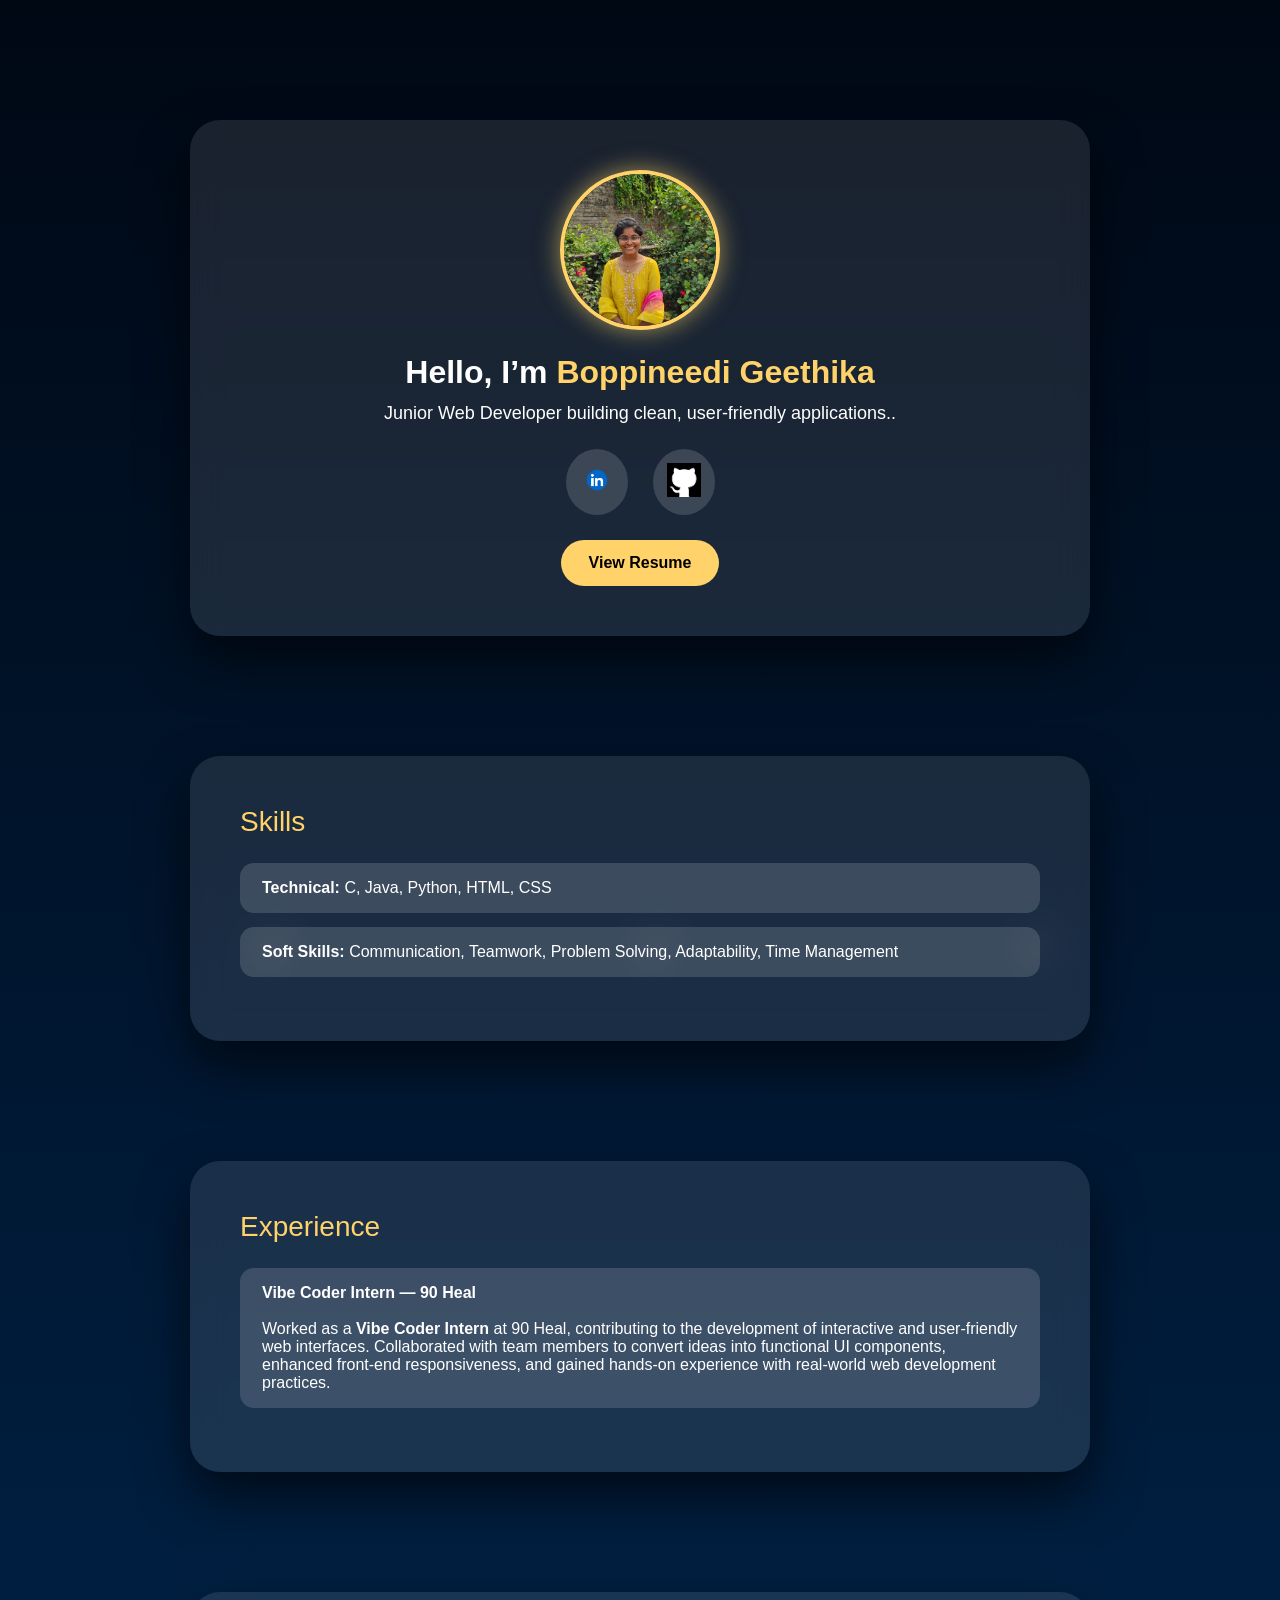
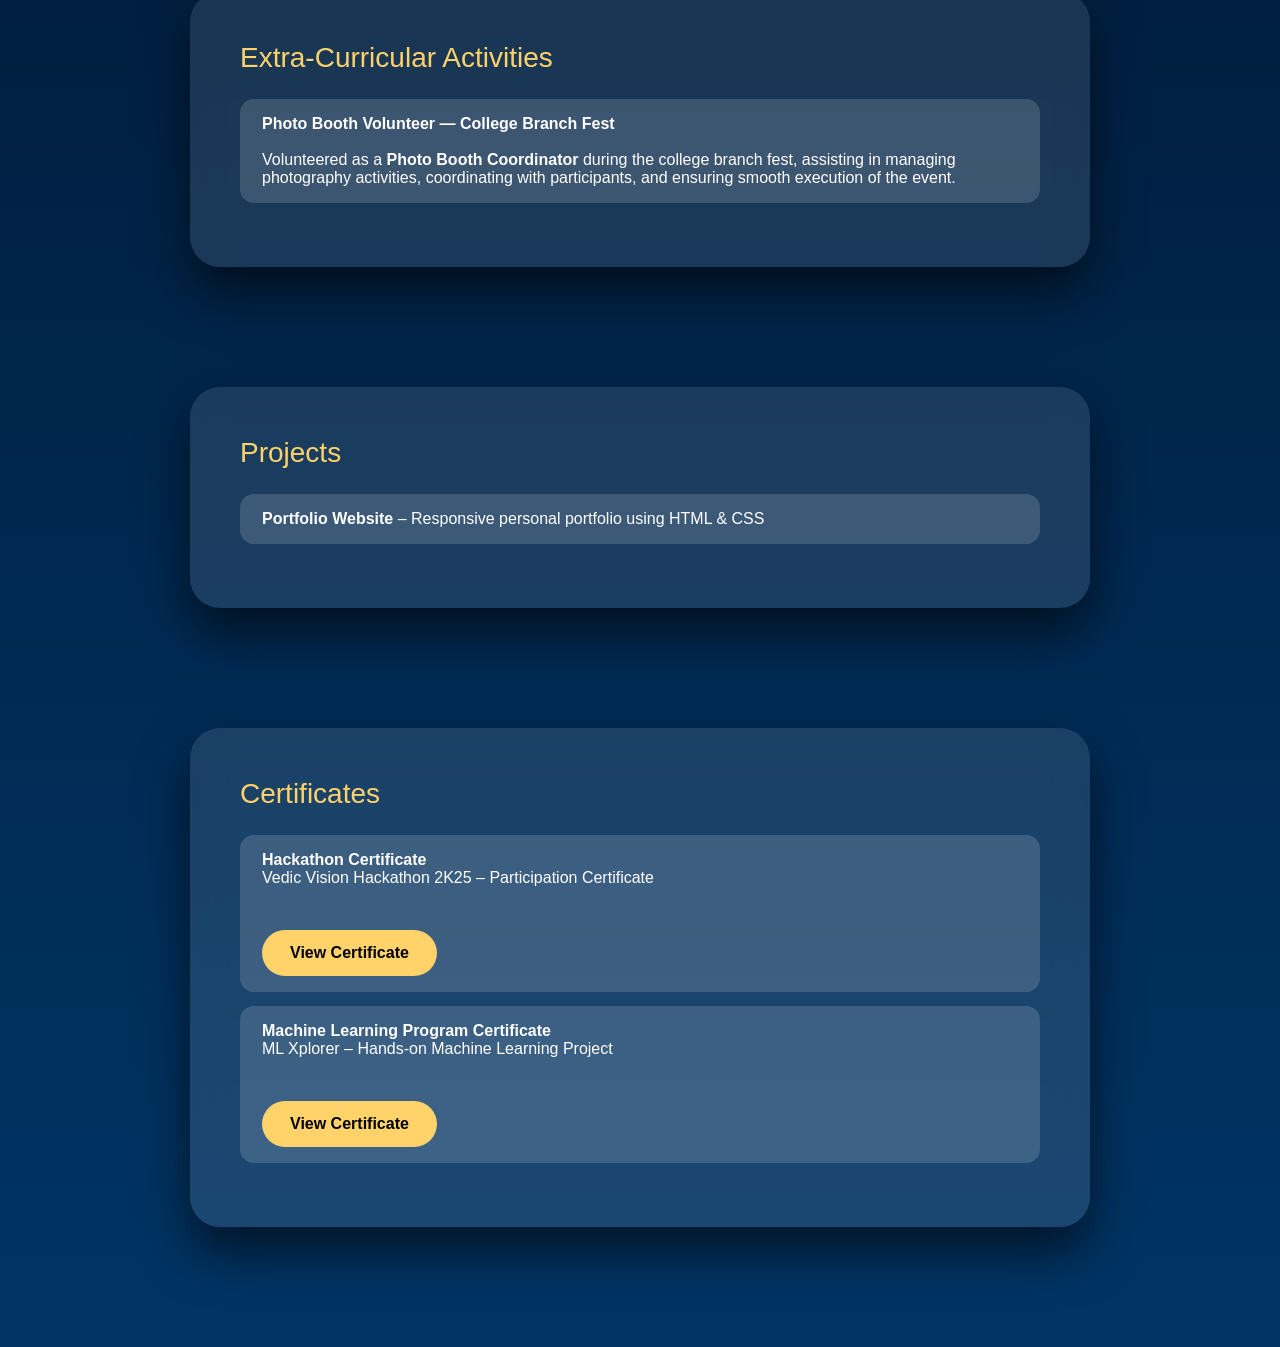
<file: index.html>
<!DOCTYPE html>
<html lang="en">
<head>
<meta charset="UTF-8">
<title>Geethika | Portfolio</title>
<meta name="viewport" content="width=device-width, initial-scale=1.0">

<!-- LINK CSS -->
<link rel="stylesheet" href="style.css">
</head>

<body>

<!-- 🚀 Rockets -->
<div class="rockets">
  <span>🚀</span>
  <span>🚀</span>
  <span>🚀</span>
</div>

<!-- HERO / CONTACT -->
<section class="section hero">
  <img src="profile.jpg" class="profile" alt="Geethika">

  <h1>Hello, I’m <span>Boppineedi Geethika</span></h1>
  <p>Junior Web Developer building clean, user-friendly applications..</p>

  <div class="contact-icons">
    <a href="https://www.linkedin.com/in/geethika-boppineedi-b0a352366" target="_blank">
      <img src="linkedin.webp" alt="LinkedIn">
    </a>
    <a href="https://github.com/Geethika0706" target="_blank">
      <img src="github.png" alt="GitHub">
    </a>
  </div>

  <a href="Resume.pdf" target="_blank" class="resume-btn">View Resume</a>
</section>

<!-- SKILLS -->
<section class="section">
  <div class="side-title">Skills</div>
  <ul>
    <li><b>Technical:</b> C, Java, Python, HTML, CSS</li>
    <li><b>Soft Skills:</b> Communication, Teamwork, Problem Solving, Adaptability, Time Management</li>
  </ul>
</section>

<!-- EXPERIENCE -->
<section class="section">
  <div class="side-title">Experience</div>
  <ul>
    <li>
      <b>Vibe Coder Intern — 90 Heal</b><br><br>
      Worked as a <b>Vibe Coder Intern</b> at 90 Heal, contributing to the development of
      interactive and user-friendly web interfaces. Collaborated with team members
      to convert ideas into functional UI components, enhanced front-end responsiveness,
      and gained hands-on experience with real-world web development practices.
    </li>
  </ul>
</section>

<!-- EXTRA CURRICULAR -->
<section class="section">
  <div class="side-title">Extra-Curricular Activities</div>
  <ul>
    <li>
      <b>Photo Booth Volunteer — College Branch Fest</b><br><br>
      Volunteered as a <b>Photo Booth Coordinator</b> during the college branch fest,
      assisting in managing photography activities, coordinating with participants,
      and ensuring smooth execution of the event.
    </li>
  </ul>
</section>

<!-- PROJECTS -->
<section class="section">
  <div class="side-title">Projects</div>
  <ul>
    <li><b>Portfolio Website</b> – Responsive personal portfolio using HTML & CSS</li>
  </ul>
</section>

<!-- CERTIFICATES -->
<section class="section">
  <div class="side-title">Certificates</div>

  <ul>
    <li>
      <b>Hackathon Certificate</b><br>
      Vedic Vision Hackathon 2K25 – Participation Certificate<br><br>
      <a href="vedic_vision_2k25.pdf" target="_blank" class="resume-btn">View Certificate</a>
    </li>

    <li>
      <b>Machine Learning Program Certificate</b><br>
      ML Xplorer – Hands-on Machine Learning Project<br><br>
      <a href="B_Geethika_MLExplore_Certificate.pdf" target="_blank" class="resume-btn">
        View Certificate
      </a>
    </li>
  </ul>
</section>

</body>
</html>
</file>
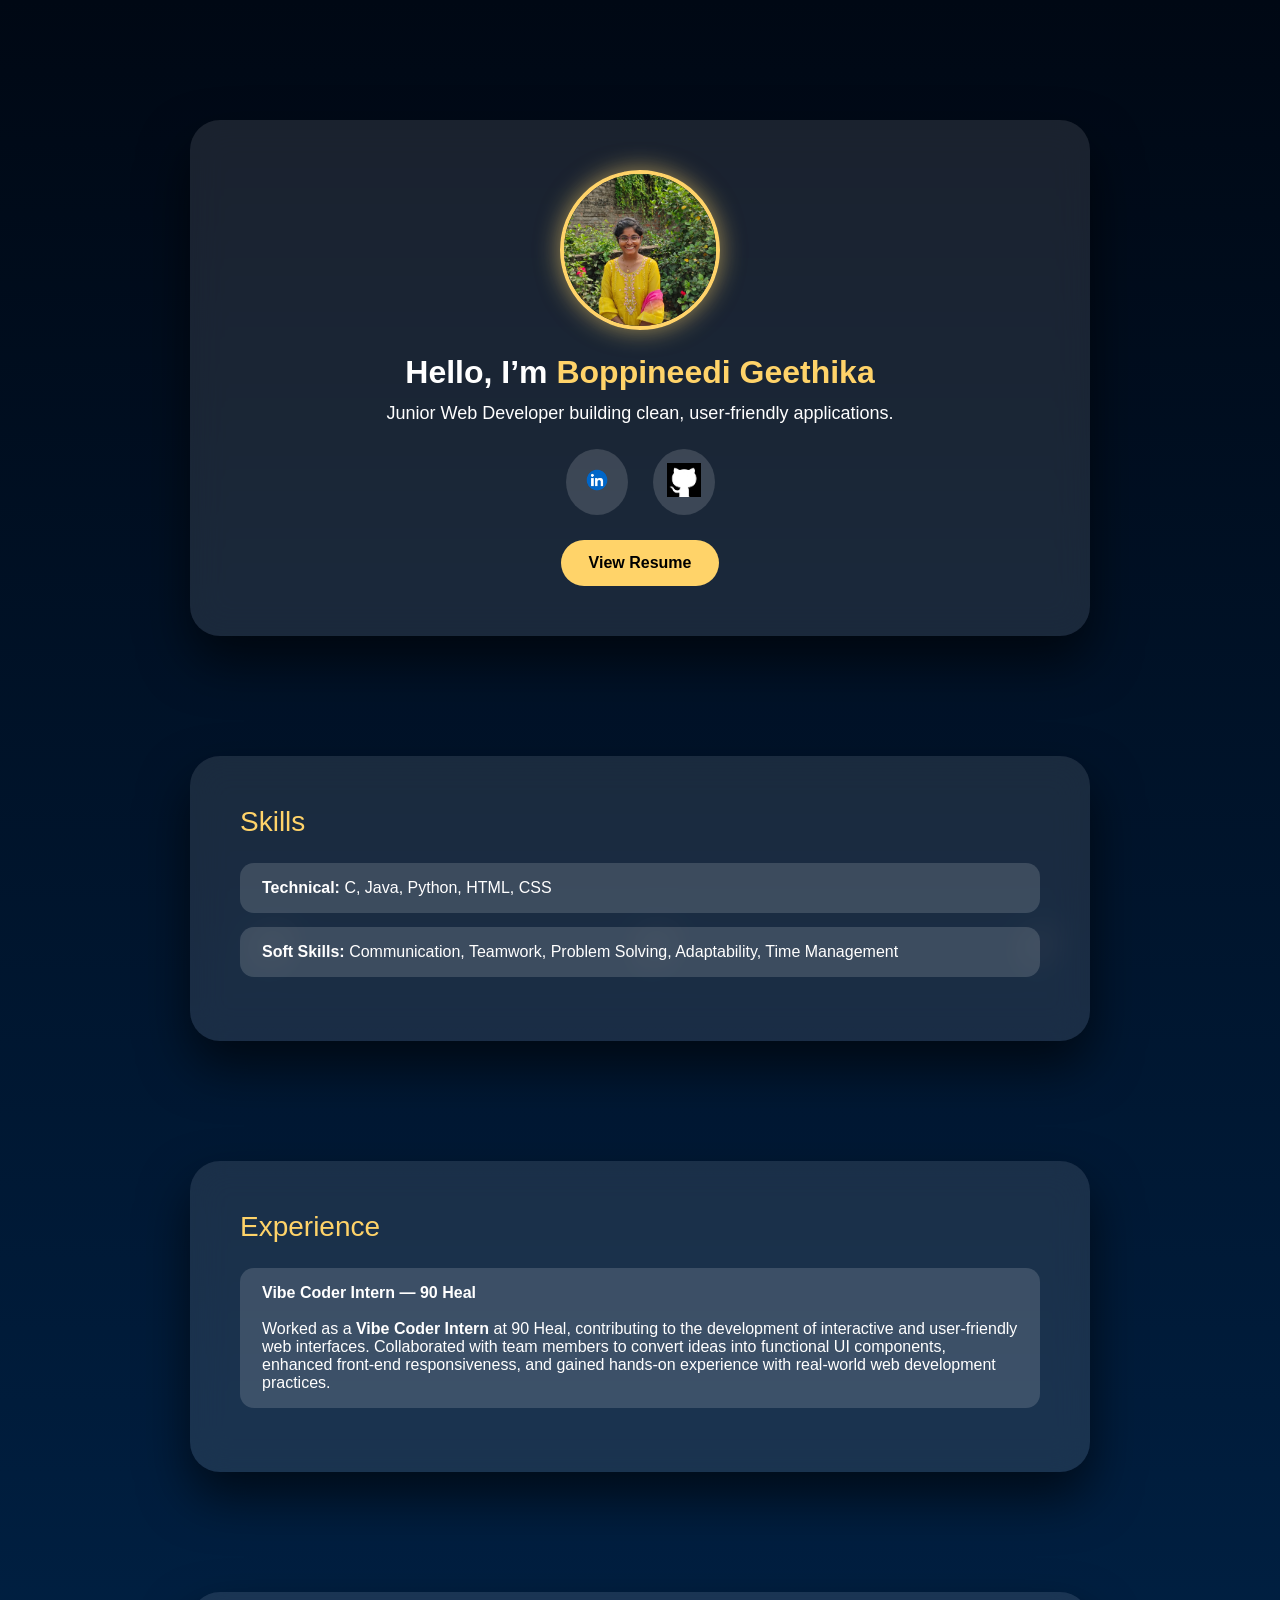
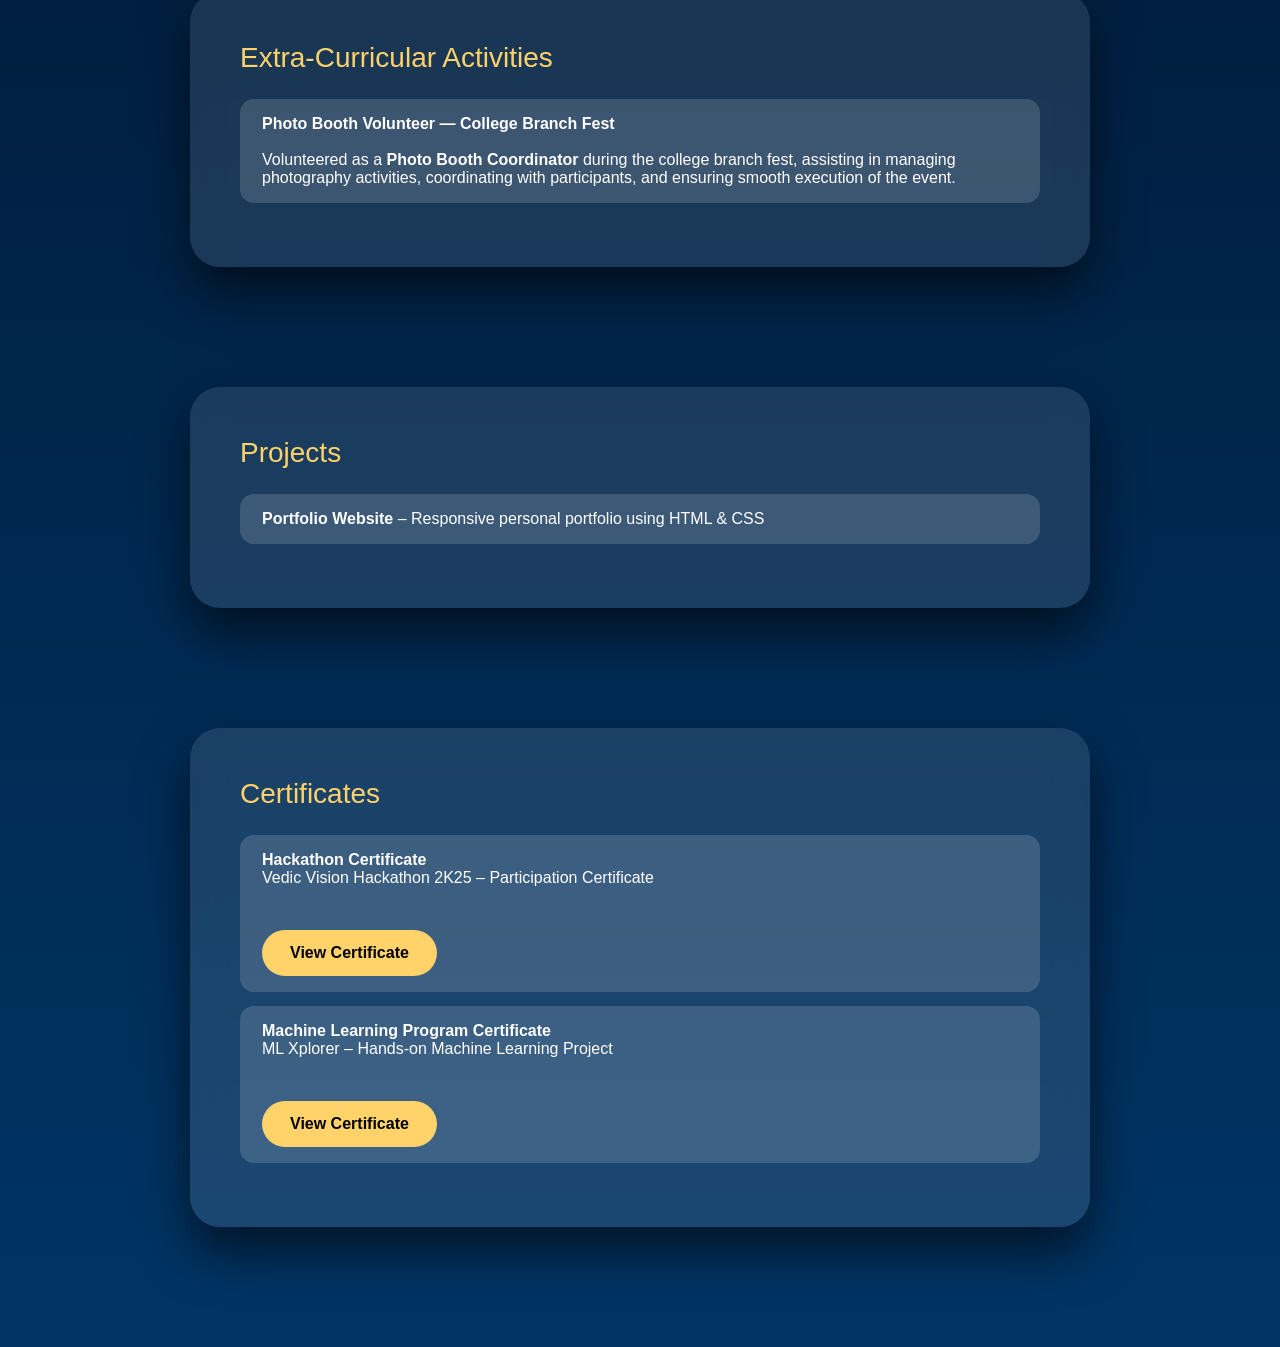
<file: portfolio4-main/index.html>
<!DOCTYPE html>
<html lang="en">
<head>
<meta charset="UTF-8">
<title>Geethika | Portfolio</title>
<meta name="viewport" content="width=device-width, initial-scale=1.0">

<!-- LINK CSS -->
<link rel="stylesheet" href="style.css">
</head>

<body>

<!-- 🚀 Rockets -->
<div class="rockets">
  <span>🚀</span>
  <span>🚀</span>
  <span>🚀</span>
</div>

<!-- HERO / CONTACT -->
<section class="section hero">
  <img src="profile.jpg" class="profile" alt="Geethika">

  <h1>Hello, I’m <span>Boppineedi Geethika</span></h1>
  <p>Junior Web Developer building clean, user-friendly applications.</p>

  <div class="contact-icons">
    <a href="https://www.linkedin.com/in/geethika-boppineedi-b0a352366" target="_blank">
      <img src="linkedin.webp" alt="LinkedIn">
    </a>
    <a href="https://github.com/Geethika0706" target="_blank">
      <img src="github.png" alt="GitHub">
    </a>
  </div>

  <a href="Resume.pdf" target="_blank" class="resume-btn">View Resume</a>
</section>

<!-- SKILLS -->
<section class="section">
  <div class="side-title">Skills</div>
  <ul>
    <li><b>Technical:</b> C, Java, Python, HTML, CSS</li>
    <li><b>Soft Skills:</b> Communication, Teamwork, Problem Solving, Adaptability, Time Management</li>
  </ul>
</section>

<!-- EXPERIENCE -->
<section class="section">
  <div class="side-title">Experience</div>
  <ul>
    <li>
      <b>Vibe Coder Intern — 90 Heal</b><br><br>
      Worked as a <b>Vibe Coder Intern</b> at 90 Heal, contributing to the development of
      interactive and user-friendly web interfaces. Collaborated with team members
      to convert ideas into functional UI components, enhanced front-end responsiveness,
      and gained hands-on experience with real-world web development practices.
    </li>
  </ul>
</section>

<!-- EXTRA CURRICULAR -->
<section class="section">
  <div class="side-title">Extra-Curricular Activities</div>
  <ul>
    <li>
      <b>Photo Booth Volunteer — College Branch Fest</b><br><br>
      Volunteered as a <b>Photo Booth Coordinator</b> during the college branch fest,
      assisting in managing photography activities, coordinating with participants,
      and ensuring smooth execution of the event.
    </li>
  </ul>
</section>

<!-- PROJECTS -->
<section class="section">
  <div class="side-title">Projects</div>
  <ul>
    <li><b>Portfolio Website</b> – Responsive personal portfolio using HTML & CSS</li>
  </ul>
</section>

<!-- CERTIFICATES -->
<section class="section">
  <div class="side-title">Certificates</div>

  <ul>
    <li>
      <b>Hackathon Certificate</b><br>
      Vedic Vision Hackathon 2K25 – Participation Certificate<br><br>
      <a href="vedic_vision_2k25.pdf" target="_blank" class="resume-btn">View Certificate</a>
    </li>

    <li>
      <b>Machine Learning Program Certificate</b><br>
      ML Xplorer – Hands-on Machine Learning Project<br><br>
      <a href="B_Geethika_MLExplore_Certificate.pdf" target="_blank" class="resume-btn">
        View Certificate
      </a>
    </li>
  </ul>
</section>

</body>
</html>
</file>
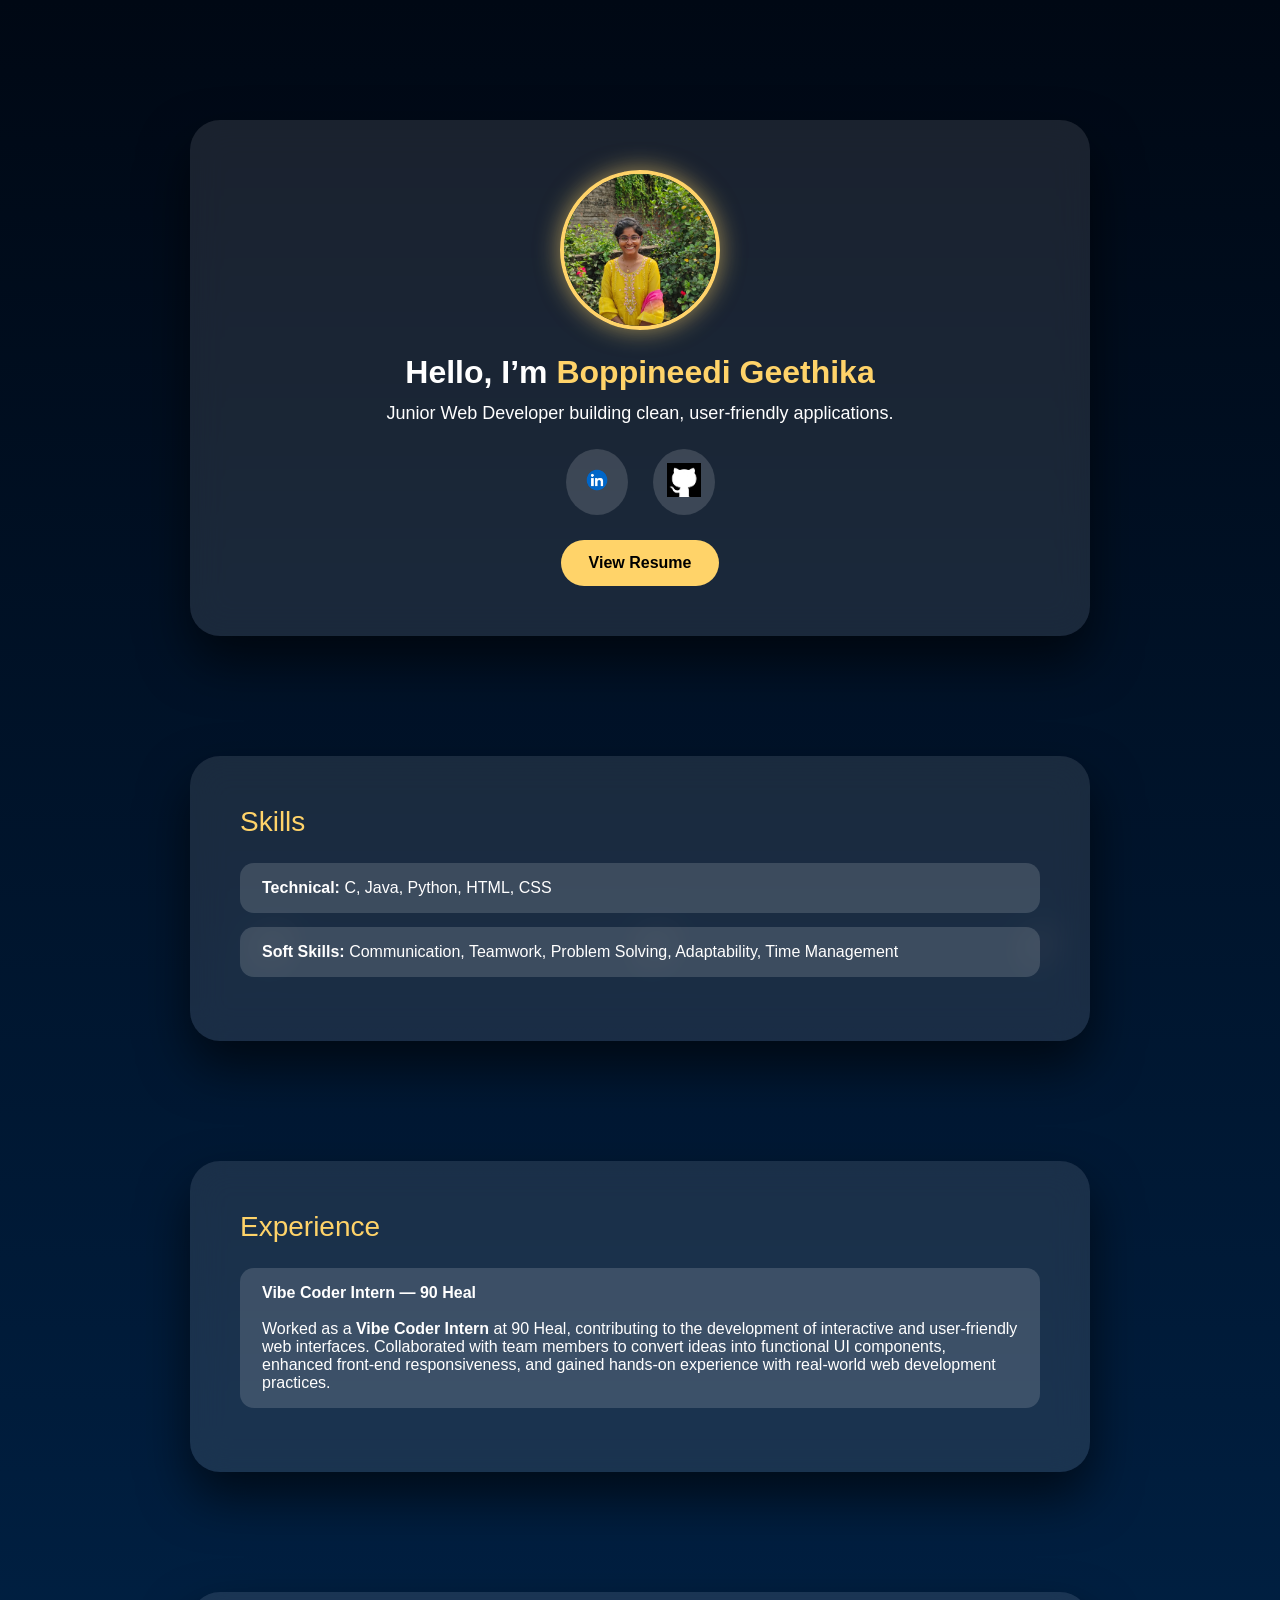
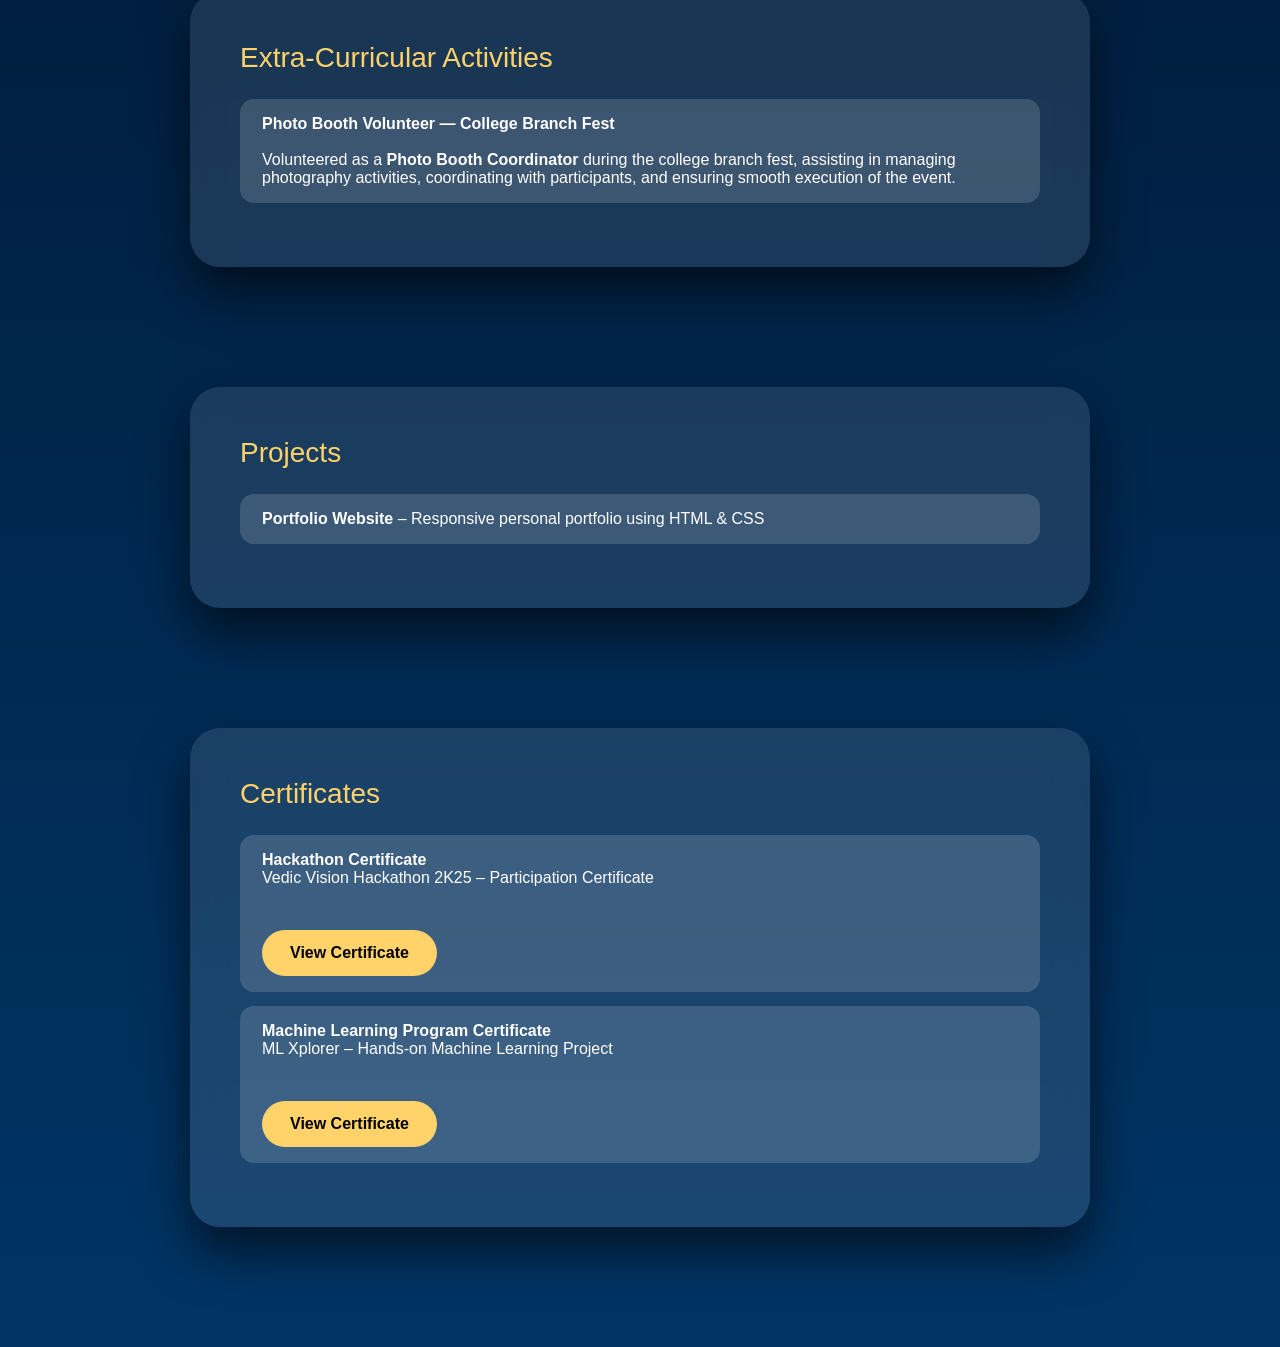
<file: portfolio4-main/PORTFOLIO1/index.html>
<!DOCTYPE html>
<html lang="en">
<head>
<meta charset="UTF-8">
<title>Geethika | Portfolio</title>
<meta name="viewport" content="width=device-width, initial-scale=1.0">

<!-- LINK CSS -->
<link rel="stylesheet" href="style.css">
</head>

<body>

<!-- 🚀 Rockets -->
<div class="rockets">
  <span>🚀</span>
  <span>🚀</span> 
  <span>🚀</span>
</div>

<!-- HERO / CONTACT -->
<section class="section hero">
  <img src="profile.jpg" class="profile" alt="Geethika">

  <h1>Hello, I’m <span>Boppineedi Geethika</span></h1>
  <p>Junior Web Developer building clean, user-friendly applications.</p>

  <div class="contact-icons">
    <a href="https://www.linkedin.com/in/geethika-boppineedi-b0a352366" target="_blank">
      <img src="linkedin.webp" alt="LinkedIn">
    </a>
    <a href="https://github.com/Geethika0706" target="_blank">
      <img src="github.png" alt="GitHub">
    </a>
  </div>

  <a href="Resume.pdf" target="_blank" class="resume-btn">View Resume</a>
</section>

<!-- SKILLS -->
<section class="section">
  <div class="side-title">Skills</div>
  <ul>
    <li><b>Technical:</b> C, Java, Python, HTML, CSS</li>
    <li><b>Soft Skills:</b> Communication, Teamwork, Problem Solving, Adaptability, Time Management</li>
  </ul>
</section>

<!-- EXPERIENCE -->
<section class="section">
  <div class="side-title">Experience</div>
  <ul>
    <li>
      <b>Vibe Coder Intern — 90 Heal</b><br><br>
      Worked as a <b>Vibe Coder Intern</b> at 90 Heal, contributing to the development of
      interactive and user-friendly web interfaces. Collaborated with team members
      to convert ideas into functional UI components, enhanced front-end responsiveness,
      and gained hands-on experience with real-world web development practices.
    </li>
  </ul>
</section>

<!-- EXTRA CURRICULAR -->
<section class="section">
  <div class="side-title">Extra-Curricular Activities</div>
  <ul>
    <li>
      <b>Photo Booth Volunteer — College Branch Fest</b><br><br>
      Volunteered as a <b>Photo Booth Coordinator</b> during the college branch fest,
      assisting in managing photography activities, coordinating with participants,
      and ensuring smooth execution of the event.
    </li>
  </ul>
</section>

<!-- PROJECTS -->
<section class="section">
  <div class="side-title">Projects</div>
  <ul>
    <li><b>Portfolio Website</b> – Responsive personal portfolio using HTML & CSS</li>
  </ul>
</section>

<!-- CERTIFICATES -->
<section class="section">
  <div class="side-title">Certificates</div>

  <ul>
    <li>
      <b>Hackathon Certificate</b><br>
      Vedic Vision Hackathon 2K25 – Participation Certificate<br><br>
      <a href="vedic_vision_2k25.pdf" target="_blank" class="resume-btn">View Certificate</a>
    </li>

    <li>
      <b>Machine Learning Program Certificate</b><br>
      ML Xplorer – Hands-on Machine Learning Project<br><br>
      <a href="B_Geethika_MLExplore_Certificate.pdf" target="_blank" class="resume-btn">
        View Certificate
      </a>
    </li>
  </ul>
</section>

</body>
</html>
</file>
<file: style.css>
* {
  margin: 0;
  padding: 0;
  box-sizing: border-box;
  font-family: 'Segoe UI', sans-serif;
}

body {
  background: linear-gradient(180deg, #000814, #001d3d, #003566);
  color: #fff;
  overflow-x: hidden;
}

/* 🚀 Rockets */
.rockets span {
  position: fixed;
  bottom: -60px;
  font-size: 26px;
  opacity: 0.25;
  animation: fly 16s linear infinite;
  z-index: 0;
}
.rockets span:nth-child(1){left:20%;}
.rockets span:nth-child(2){left:50%;animation-duration:20s;}
.rockets span:nth-child(3){left:80%;animation-duration:14s;}

@keyframes fly {
  from { transform: translateY(0) rotate(-45deg); }
  to { transform: translateY(-140vh) rotate(-45deg); }
}

/* Glass Section */
.section {
  max-width: 900px;
  margin: 120px auto;
  background: rgba(255,255,255,0.1);
  backdrop-filter: blur(18px);
  border-radius: 30px;
  padding: 50px;
  box-shadow: 0 25px 50px rgba(0,0,0,0.6);
  position: relative;
  z-index: 1;
}

/* Hero */
.hero {
  text-align: center;
}

.profile {
  width: 160px;
  height: 160px;
  border-radius: 50%;
  object-fit: cover;
  border: 4px solid #ffd369;
  box-shadow: 0 0 25px rgba(255,211,105,0.6);
  margin-bottom: 20px;
}

.hero h1 {
  font-size: 32px;
}

.hero span {
  color: #ffd369;
}

.hero p {
  margin: 12px 0 25px;
  font-size: 18px;
}

/* Contact Icons */
.contact-icons {
  display: flex;
  justify-content: center;
  gap: 25px;
}

.contact-icons a {
  background: rgba(255,255,255,0.15);
  padding: 14px;
  border-radius: 50%;
  transition: 0.3s;
}

.contact-icons img {
  width: 34px;
}

.contact-icons a:hover {
  background: #ffd369;
  transform: scale(1.1);
}

/* Resume Button */
.resume-btn {
  display: inline-block;
  margin-top: 25px;
  padding: 14px 28px;
  background: #ffd369;
  color: #000;
  font-weight: bold;
  border-radius: 25px;
  text-decoration: none;
}

/* Section Title */
.side-title {
  font-size: 28px;
  color: #ffd369;
  margin-bottom: 25px;
}

/* Lists */
ul {
  list-style: none;
}

ul li {
  background: rgba(255,255,255,0.15);
  padding: 16px 22px;
  margin-bottom: 14px;
  border-radius: 14px;
}

/* Responsive */
@media (max-width: 600px) {
  .section {
    margin: 80px 15px;
    padding: 30px;
  }
  .hero h1 {
    font-size: 26px;
  }
}
</file>
<file: portfolio4-main/style.css>
* {
  margin: 0;
  padding: 0;
  box-sizing: border-box;
  font-family: 'Segoe UI', sans-serif;
}

body {
  background: linear-gradient(180deg, #000814, #001d3d, #003566);
  color: #fff;
  overflow-x: hidden;
}

/* 🚀 Rockets */
.rockets span {
  position: fixed;
  bottom: -60px;
  font-size: 26px;
  opacity: 0.25;
  animation: fly 16s linear infinite;
  z-index: 0;
}
.rockets span:nth-child(1){left:20%;}
.rockets span:nth-child(2){left:50%;animation-duration:20s;}
.rockets span:nth-child(3){left:80%;animation-duration:14s;}

@keyframes fly {
  from { transform: translateY(0) rotate(-45deg); }
  to { transform: translateY(-140vh) rotate(-45deg); }
}

/* Glass Section */
.section {
  max-width: 900px;
  margin: 120px auto;
  background: rgba(255,255,255,0.1);
  backdrop-filter: blur(18px);
  border-radius: 30px;
  padding: 50px;
  box-shadow: 0 25px 50px rgba(0,0,0,0.6);
  position: relative;
  z-index: 1;
}

/* Hero */
.hero {
  text-align: center;
}

.profile {
  width: 160px;
  height: 160px;
  border-radius: 50%;
  object-fit: cover;
  border: 4px solid #ffd369;
  box-shadow: 0 0 25px rgba(255,211,105,0.6);
  margin-bottom: 20px;
}

.hero h1 {
  font-size: 32px;
}

.hero span {
  color: #ffd369;
}

.hero p {
  margin: 12px 0 25px;
  font-size: 18px;
}

/* Contact Icons */
.contact-icons {
  display: flex;
  justify-content: center;
  gap: 25px;
}

.contact-icons a {
  background: rgba(255,255,255,0.15);
  padding: 14px;
  border-radius: 50%;
  transition: 0.3s;
}

.contact-icons img {
  width: 34px;
}

.contact-icons a:hover {
  background: #ffd369;
  transform: scale(1.1);
}

/* Resume Button */
.resume-btn {
  display: inline-block;
  margin-top: 25px;
  padding: 14px 28px;
  background: #ffd369;
  color: #000;
  font-weight: bold;
  border-radius: 25px;
  text-decoration: none;
}

/* Section Title */
.side-title {
  font-size: 28px;
  color: #ffd369;
  margin-bottom: 25px;
}

/* Lists */
ul {
  list-style: none;
}

ul li {
  background: rgba(255,255,255,0.15);
  padding: 16px 22px;
  margin-bottom: 14px;
  border-radius: 14px;
}

/* Responsive */
@media (max-width: 600px) {
  .section {
    margin: 80px 15px;
    padding: 30px;
  }
  .hero h1 {
    font-size: 26px;
  }
}
</file>
<file: portfolio4-main/PORTFOLIO1/style.css>
* {
  margin: 0;
  padding: 0;
  box-sizing: border-box;
  font-family: 'Segoe UI', sans-serif;
}

body {
  background: linear-gradient(180deg, #000814, #001d3d, #003566);
  color: #fff;
  overflow-x: hidden;
}

/* 🚀 Rockets */
.rockets span {
  position: fixed;
  bottom: -60px;
  font-size: 26px;
  opacity: 0.25;
  animation: fly 16s linear infinite;
  z-index: 0;
}
.rockets span:nth-child(1){left:20%;}
.rockets span:nth-child(2){left:50%;animation-duration:20s;}
.rockets span:nth-child(3){left:80%;animation-duration:14s;}

@keyframes fly {
  from { transform: translateY(0) rotate(-45deg); }
  to { transform: translateY(-140vh) rotate(-45deg); }
}

/* Glass Section */
.section {
  max-width: 900px;
  margin: 120px auto;
  background: rgba(255,255,255,0.1);
  backdrop-filter: blur(18px);
  border-radius: 30px;
  padding: 50px;
  box-shadow: 0 25px 50px rgba(0,0,0,0.6);
  position: relative;
  z-index: 1;
}

/* Hero */
.hero {
  text-align: center;
}

.profile {
  width: 160px;
  height: 160px;
  border-radius: 50%;
  object-fit: cover;
  border: 4px solid #ffd369;
  box-shadow: 0 0 25px rgba(255,211,105,0.6);
  margin-bottom: 20px;
}

.hero h1 {
  font-size: 32px;
}

.hero span {
  color: #ffd369;
}

.hero p {
  margin: 12px 0 25px;
  font-size: 18px;
}

/* Contact Icons */
.contact-icons {
  display: flex;
  justify-content: center;
  gap: 25px;
}

.contact-icons a {
  background: rgba(255,255,255,0.15);
  padding: 14px;
  border-radius: 50%;
  transition: 0.3s;
}

.contact-icons img {
  width: 34px;
}

.contact-icons a:hover {
  background: #ffd369;
  transform: scale(1.1);
}

/* Resume Button */
.resume-btn {
  display: inline-block;
  margin-top: 25px;
  padding: 14px 28px;
  background: #ffd369;
  color: #000;
  font-weight: bold;
  border-radius: 25px;
  text-decoration: none;
}

/* Section Title */
.side-title {
  font-size: 28px;
  color: #ffd369;
  margin-bottom: 25px;
}

/* Lists */
ul {
  list-style: none;
}

ul li {
  background: rgba(255,255,255,0.15);
  padding: 16px 22px;
  margin-bottom: 14px;
  border-radius: 14px;
}

/* Responsive */
@media (max-width: 600px) {
  .section {
    margin: 80px 15px;
    padding: 30px;
  }
  .hero h1 {
    font-size: 26px;
  }
}
</file>
